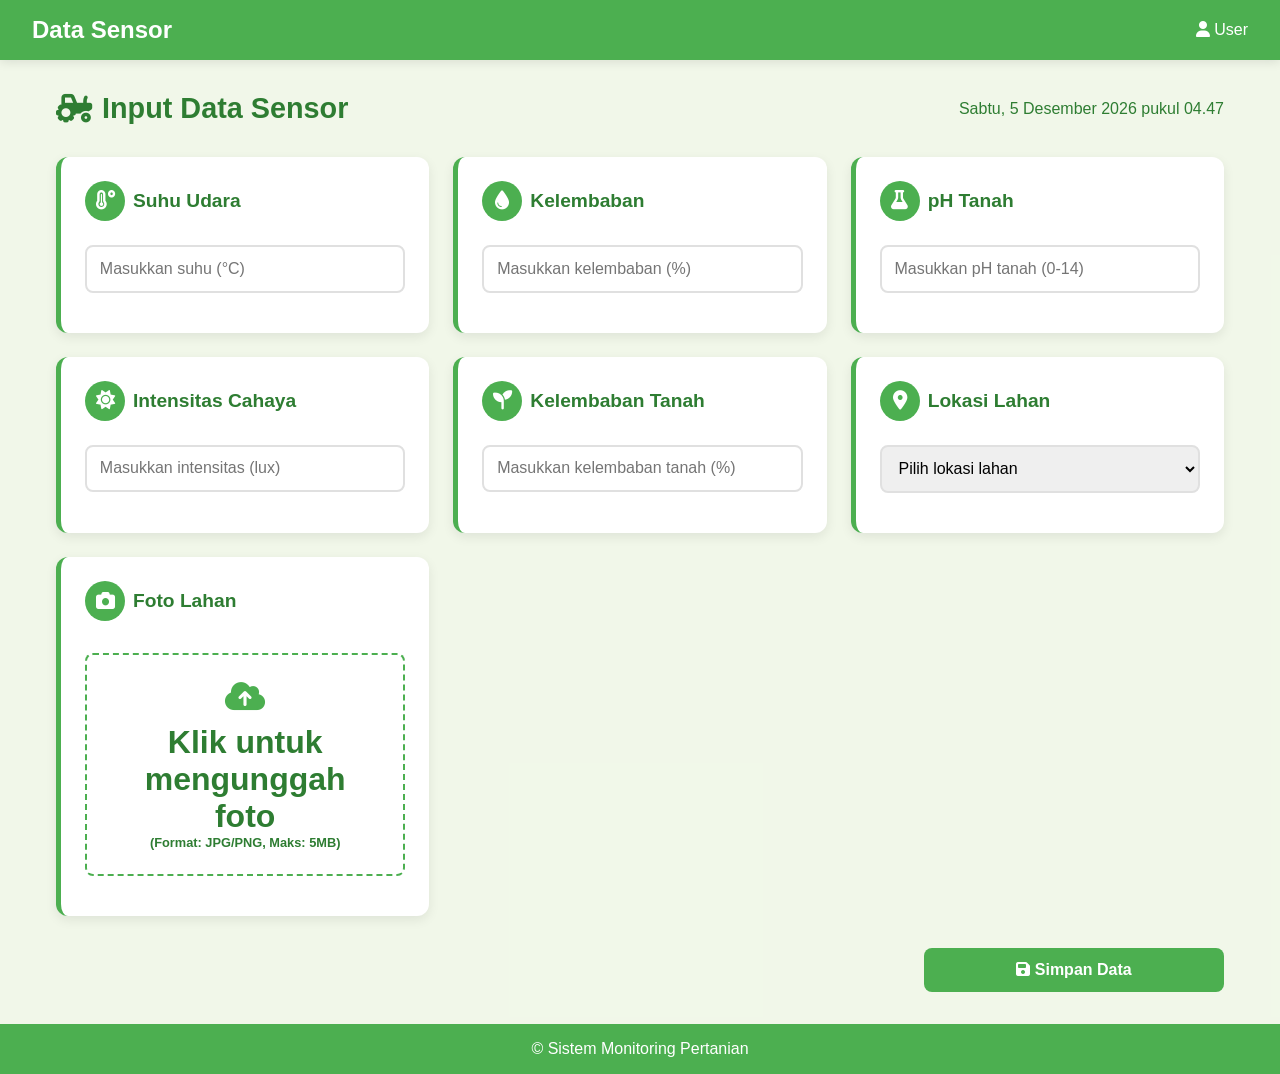
<file: Project-rpl/public/sensor.html>
<!DOCTYPE html>
<html lang="id">
<head>
    <meta charset="UTF-8">
    <meta name="viewport" content="width=device-width, initial-scale=1.0">
    <title> Input Data Sensor</title>
    <link rel="stylesheet" href="https://cdnjs.cloudflare.com/ajax/libs/font-awesome/6.4.0/css/all.min.css">
    <link rel="stylesheet" href="/src/style/form-sensor.css">
    <style>

    </style>
</head>
<body>
    <div class="overlay">
        <header>
            <div class="logo">
                <!-- <i class="fas fa-leaf"></i> -->
                <h1>Data Sensor</h1>
            </div>
            <div class="user-info">
                <span><i class="fas fa-user"></i> User</span>
            </div>
        </header>
        
        <div class="container">
            <div class="dashboard-title">
                <h2><i class="fas fa-tractor"></i> Input Data Sensor</h2>
                <div class="date-time">
                    <span id="current-date"></span>
                </div>
            </div>
            
            <form id="sensor-form">
                <div class="card-grid">
                    <!-- Sensor Suhu -->
                    <div class="sensor-card">
                        <div class="sensor-header">
                            <div class="sensor-title">
                                <div class="sensor-icon">
                                    <i class="fas fa-temperature-high"></i>
                                </div>
                                <span>Suhu Udara</span>
                            </div>
                        </div>
                        
                        <div class="sensor-value">
                            <input type="number" id="temperature" class="sensor-input" placeholder="Masukkan suhu (°C)" step="0.1" required>
                        </div>
                        
                        <div id="temp-notification" class="notification"></div>
                    </div>
                    
                    <!-- Sensor Kelembaban -->
                    <div class="sensor-card">
                        <div class="sensor-header">
                            <div class="sensor-title">
                                <div class="sensor-icon">
                                    <i class="fas fa-tint"></i>
                                </div>
                                <span>Kelembaban</span>
                            </div>
                        </div>
                        
                        <div class="sensor-value">
                            <input type="number" id="humidity" class="sensor-input" placeholder="Masukkan kelembaban (%)" min="0" max="100" required>
                        </div>
                        
                        <div id="humidity-notification" class="notification"></div>
                    </div>
                    
                    <!-- Sensor pH Tanah -->
                    <div class="sensor-card">
                        <div class="sensor-header">
                            <div class="sensor-title">
                                <div class="sensor-icon">
                                    <i class="fas fa-flask"></i>
                                </div>
                                <span>pH Tanah</span>
                            </div>
                        </div>
                        
                        <div class="sensor-value">
                            <input type="number" id="ph" class="sensor-input" placeholder="Masukkan pH tanah (0-14)" min="0" max="14" step="0.1" required>
                        </div>
                        
                        <div id="ph-notification" class="notification"></div>
                    </div>
                    
                    <!-- Sensor Cahaya -->
                    <div class="sensor-card">
                        <div class="sensor-header">
                            <div class="sensor-title">
                                <div class="sensor-icon">
                                    <i class="fas fa-sun"></i>
                                </div>
                                <span>Intensitas Cahaya</span>
                            </div>
                        </div>
                        
                        <div class="sensor-value">
                            <input type="number" id="light" class="sensor-input" placeholder="Masukkan intensitas (lux)" min="0" required>
                        </div>
                        
                        <div id="light-notification" class="notification"></div>
                    </div>
                    
                    <!-- Sensor Kelembaban Tanah -->
                    <div class="sensor-card">
                        <div class="sensor-header">
                            <div class="sensor-title">
                                <div class="sensor-icon">
                                    <i class="fas fa-seedling"></i>
                                </div>
                                <span>Kelembaban Tanah</span>
                            </div>
                        </div>
                        
                        <div class="sensor-value">
                            <input type="number" id="soil-moisture" class="sensor-input" placeholder="Masukkan kelembaban tanah (%)" min="0" max="100" required>
                        </div>
                        
                        <div id="soil-notification" class="notification"></div>
                    </div>
                    
                    <!-- Lokasi -->
                    <div class="sensor-card">
                        <div class="sensor-header">
                            <div class="sensor-title">
                                <div class="sensor-icon">
                                    <i class="fas fa-map-marker-alt"></i>
                                </div>
                                <span>Lokasi Lahan</span>
                            </div>
                        </div>
                        
                        <div class="sensor-value">
                            <select id="location" class="sensor-input" required>
                                <option value="">Pilih lokasi lahan</option>
                                <option value="Lahan Utara">Lahan Utara</option>
                                <option value="Lahan Selatan">Lahan Selatan</option>
                                <option value="Lahan Timur">Lahan Timur</option>
                                <option value="Lahan Barat">Lahan Barat</option>
                                <option value="Rumah Kaca">Rumah Kaca</option>
                            </select>
                        </div>
                        
                        <div id="location-notification" class="notification"></div>
                    </div>
                    
                    <!-- Foto Lahan -->
                    <div class="sensor-card">
                        <div class="sensor-header">
                            <div class="sensor-title">
                                <div class="sensor-icon">
                                    <i class="fas fa-camera"></i>
                                </div>
                                <span>Foto Lahan</span>
                            </div>
                        </div>
                        
                        <div class="sensor-value">
                            <input type="file" id="photo" class="file-input" accept="image/*" capture="environment">
                            <label for="photo" class="upload-area">
                                <div class="upload-icon">
                                    <i class="fas fa-cloud-upload-alt"></i>
                                </div>
                                <div class="upload-text">Klik untuk mengunggah foto</div>
                                <div class="upload-text" style="font-size: 0.8rem;">(Format: JPG/PNG, Maks: 5MB)</div>
                            </label>
                            <img id="photo-preview" class="photo-preview" alt="Preview foto lahan">
                        </div>
                        
                        <div id="photo-notification" class="notification"></div>
                    </div>
                </div>
                
                <div style="margin-top: 2rem; max-width: 300px; margin-left: auto;">
                    <button type="submit" class="btn btn-primary btn-block">
                        <i class="fas fa-save"></i> Simpan Data
                    </button>
                </div>
            </form>
        </div>
        
        <footer>
            <p>&copy; Sistem Monitoring Pertanian</p>
        </footer>
    </div>

    <script>
        // Update tanggal dan waktu
        function updateDateTime() {
            const now = new Date();
            const options = { 
                weekday: 'long', 
                year: 'numeric', 
                month: 'long', 
                day: 'numeric',
                hour: '2-digit',
                minute: '2-digit'
            };
            document.getElementById('current-date').textContent = now.toLocaleDateString('id-ID', options);
        }
        
        setInterval(updateDateTime, 1000);
        updateDateTime();
        
        // Photo upload preview
        document.getElementById('photo').addEventListener('change', function(e) {
            const file = e.target.files[0];
            const preview = document.getElementById('photo-preview');
            const notification = document.getElementById('photo-notification');
            
            if (file) {
                // Check file size (max 5MB)
                if (file.size > 5 * 1024 * 1024) {
                    notification.textContent = 'Ukuran file terlalu besar (maks 5MB)';
                    notification.className = 'notification error show';
                    this.value = '';
                    return;
                }
                
                // Check file type
                if (!file.type.match('image.*')) {
                    notification.textContent = 'Format file tidak didukung (hanya gambar)';
                    notification.className = 'notification error show';
                    this.value = '';
                    return;
                }
                
                const reader = new FileReader();
                reader.onload = function(e) {
                    preview.src = e.target.result;
                    preview.style.display = 'block';
                    notification.className = 'notification';
                }
                reader.readAsDataURL(file);
            }
        });
        
        // Validasi form
        document.getElementById('sensor-form').addEventListener('submit', function(e) {
            e.preventDefault();
            let isValid = true;
            
            // Validasi suhu
            const tempInput = document.getElementById('temperature');
            const tempNotification = document.getElementById('temp-notification');
            if (!tempInput.value) {
                tempNotification.textContent = 'Harap masukkan suhu udara';
                tempNotification.className = 'notification error show';
                isValid = false;
            } else {
                tempNotification.className = 'notification';
            }
            
            // Validasi kelembaban
            const humidityInput = document.getElementById('humidity');
            const humidityNotification = document.getElementById('humidity-notification');
            if (!humidityInput.value) {
                humidityNotification.textContent = 'Harap masukkan kelembaban udara';
                humidityNotification.className = 'notification error show';
                isValid = false;
            } else if (humidityInput.value < 0 || humidityInput.value > 100) {
                humidityNotification.textContent = 'Kelembaban harus antara 0-100%';
                humidityNotification.className = 'notification error show';
                isValid = false;
            } else {
                humidityNotification.className = 'notification';
            }
            
            // Validasi pH tanah
            const phInput = document.getElementById('ph');
            const phNotification = document.getElementById('ph-notification');
            if (!phInput.value) {
                phNotification.textContent = 'Harap masukkan pH tanah';
                phNotification.className = 'notification error show';
                isValid = false;
            } else if (phInput.value < 0 || phInput.value > 14) {
                phNotification.textContent = 'pH harus antara 0-14';
                phNotification.className = 'notification error show';
                isValid = false;
            } else {
                phNotification.className = 'notification';
            }
            
            // Validasi intensitas cahaya
            const lightInput = document.getElementById('light');
            const lightNotification = document.getElementById('light-notification');
            if (!lightInput.value) {
                lightNotification.textContent = 'Harap masukkan intensitas cahaya';
                lightNotification.className = 'notification error show';
                isValid = false;
            } else if (lightInput.value < 0) {
                lightNotification.textContent = 'Intensitas cahaya tidak boleh negatif';
                lightNotification.className = 'notification error show';
                isValid = false;
            } else {
                lightNotification.className = 'notification';
            }
            
            // Validasi kelembaban tanah
            const soilInput = document.getElementById('soil-moisture');
            const soilNotification = document.getElementById('soil-notification');
            if (!soilInput.value) {
                soilNotification.textContent = 'Harap masukkan kelembaban tanah';
                soilNotification.className = 'notification error show';
                isValid = false;
            } else if (soilInput.value < 0 || soilInput.value > 100) {
                soilNotification.textContent = 'Kelembaban tanah harus antara 0-100%';
                soilNotification.className = 'notification error show';
                isValid = false;
            } else {
                soilNotification.className = 'notification';
            }
            
            // Validasi lokasi
            const locationInput = document.getElementById('location');
            const locationNotification = document.getElementById('location-notification');
            if (!locationInput.value) {
                locationNotification.textContent = 'Harap pilih lokasi lahan';
                locationNotification.className = 'notification error show';
                isValid = false;
            } else {
                locationNotification.className = 'notification';
            }
            
            // Validasi foto
            const photoInput = document.getElementById('photo');
            const photoNotification = document.getElementById('photo-notification');
    
            /* if (!photoInput.files || photoInput.files.length === 0) {
                photoNotification.textContent = 'Harap unggah foto lahan';
                photoNotification.className = 'notification error show';
                isValid = false;
            } else {
                photoNotification.className = 'notification';
            } */
            
            // Jika semua valid, tampilkan notifikasi sukses
            if (isValid) {
                alert('Data sensor berhasil disimpan!');
                
                // reset form
                // this.reset();
                // document.getElementById('photo-preview').style.display = 'none';
                

                const notifications = document.querySelectorAll('.notification');
                notifications.forEach(notif => {
                    notif.textContent = '✓ Data valid';
                    notif.className = 'notification success show';
                    setTimeout(() => {
                        notif.className = 'notification';
                    }, 3000);
                });
            }
        });


        document.querySelectorAll('.sensor-input').forEach(input => {
            input.addEventListener('input', function() {
                const notificationId = this.id + '-notification';
                const notification = document.getElementById(notificationId);
                
                if (notification) {
                    notification.className = 'notification';
                }
            });
        });
    </script>
</body>
</html>
</file>
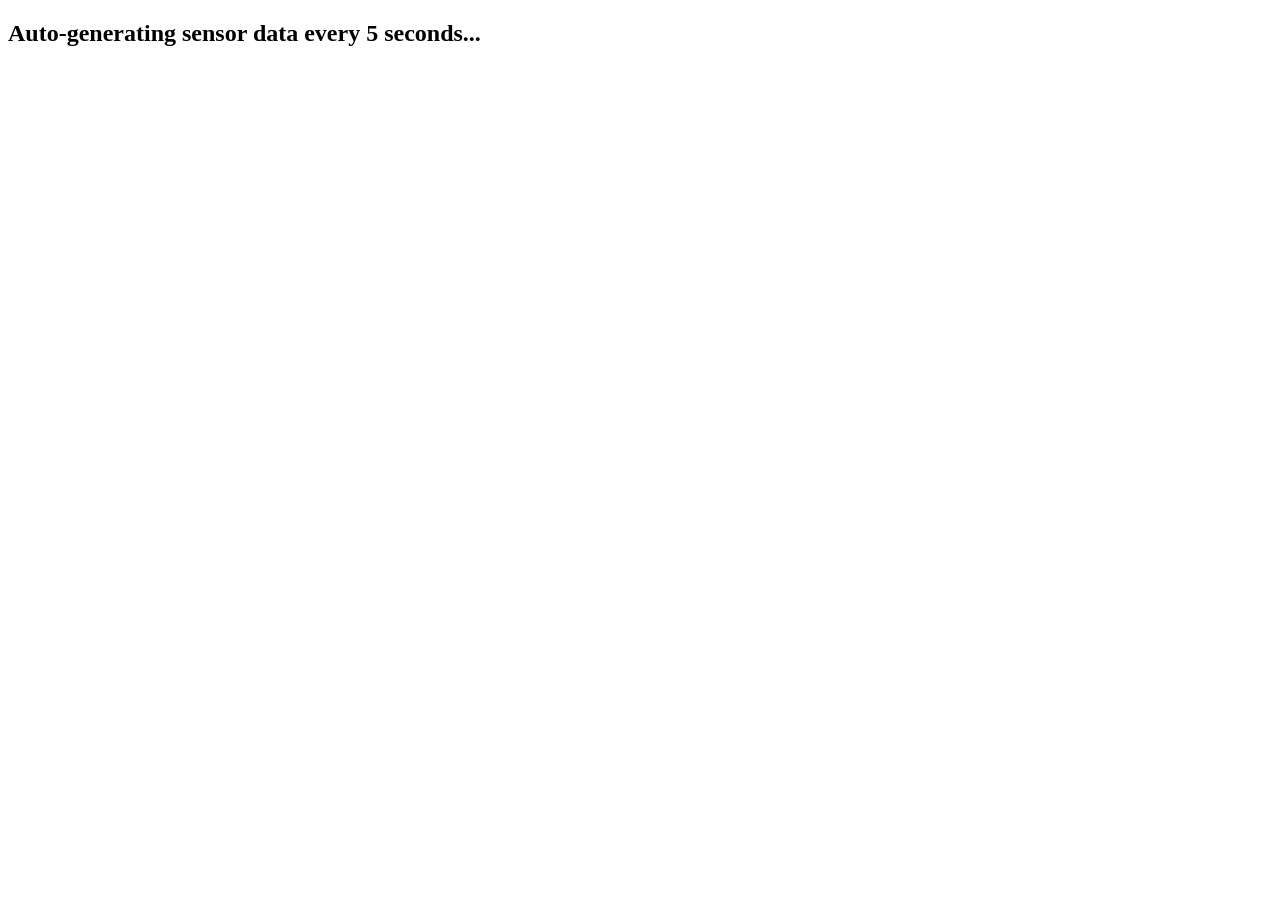
<file: Project-rpl/admin/auth/generate.html>
<!DOCTYPE html>
<html lang="en">
<head>
  <meta charset="UTF-8">
  <title>Sensor Auto Generator</title>
</head>
<body>
  <h2>Auto-generating sensor data every 5 seconds...</h2>

  <script>
    function generateSensorData() {
      fetch('generate_sensor_data.php')
        .then(response => response.text())
        .then(data => console.log('Generated:', data))
        .catch(err => console.error('Error:', err));
    }

    // Jalankan setiap 5 detik
    setInterval(generateSensorData, 500);

    // Jalankan sekali saat pertama kali
    generateSensorData();
  </script>
</body>
</html>
</file>
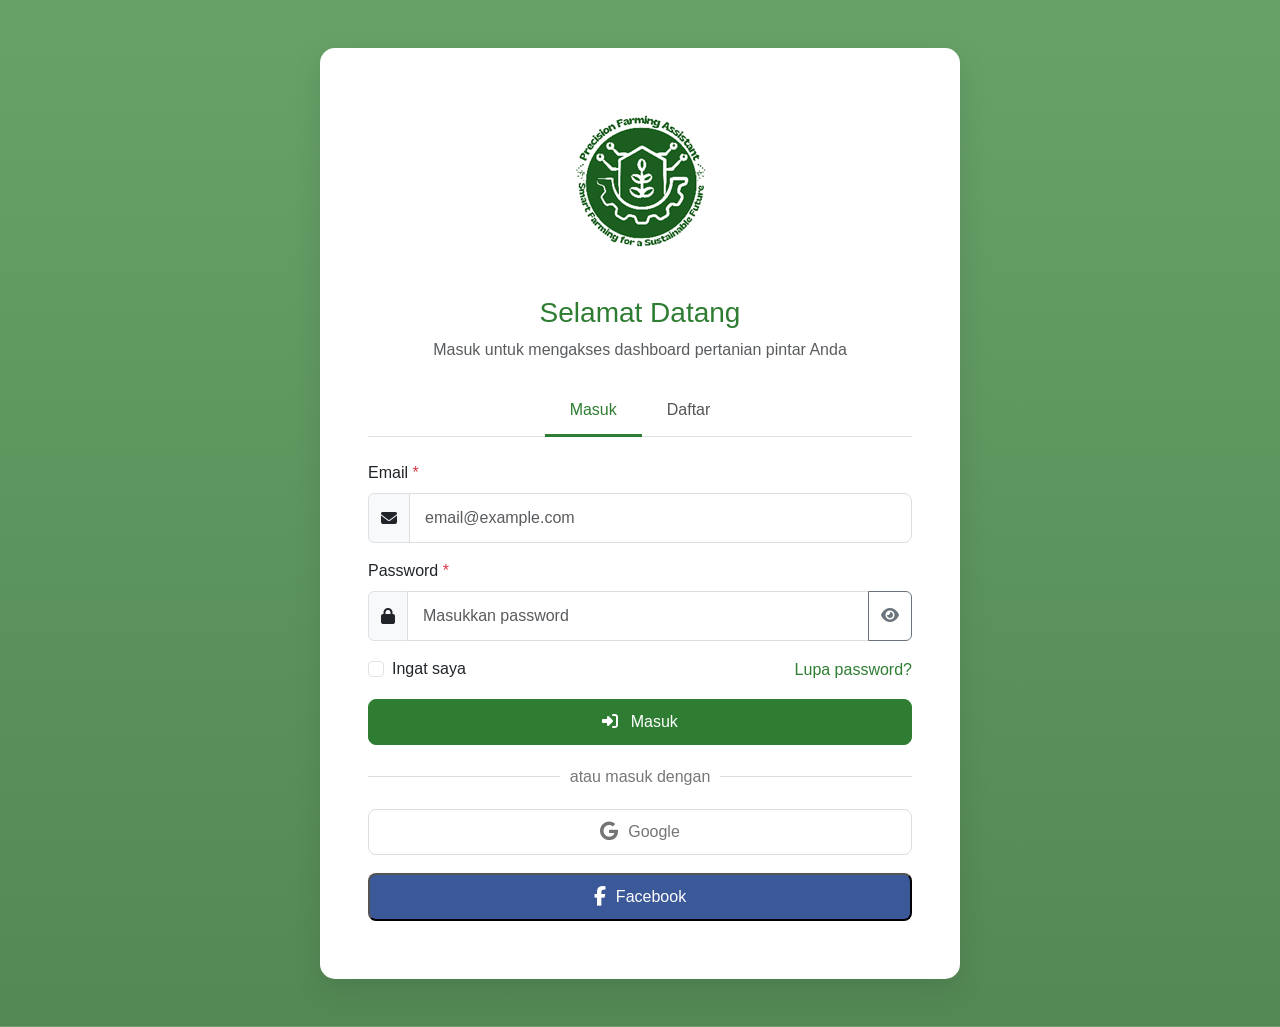
<file: Project-rpl/admin/auth/login.html>
<!DOCTYPE html>
<html lang="en">
<head>
    <meta charset="UTF-8">
    <meta name="viewport" content="width=device-width, initial-scale=1.0">
    <title>Agrimonitor - Login/Daftar</title>
    <!-- Bootstrap CSS -->
    <link href="https://cdn.jsdelivr.net/npm/bootstrap@5.3.0/dist/css/bootstrap.min.css" rel="stylesheet">
    <!-- Font Awesome -->
    <link rel="stylesheet" href="https://cdnjs.cloudflare.com/ajax/libs/font-awesome/6.4.0/css/all.min.css">

    <!-- style/custome css -->
     <!-- <link rel="stylesheet" href="./src/style/auth.css"> -->

    <style>
        
        :root {
            --primary-color: #2E7D32;
            --primary-light: #4CAF50;
            --primary-dark: #1B5E20;
            --secondary-color: #8BC34A;
            --light-bg: #F1F8E9;
        }
        
        body {
            background-color: var(--light-bg);
            font-family: 'Segoe UI', Tahoma, Geneva, Verdana, sans-serif;
        }
        
        .hero-section {
            min-height: 100vh;
            background: linear-gradient(rgba(46, 125, 50, 0.7), rgba(43, 108, 46, 0.8)), 
                        url('https://images.unsplash.com/photo-1500382017468-9049fed747ef?ixlib=rb-4.0.3&ixid=M3wxMjA3fDB8MHxwaG90by1wYWdlfHx8fGVufDB8fHx8fA%3D%3D&auto=format&fit=crop&w=1470&q=80');
            background-size: cover;
            background-position: center;
        }
        
        .card {
            border-radius: 15px;
            box-shadow: 0 10px 30px rgba(0, 0, 0, 0.1);
            border: none;
        }
        
        .logo img {
            max-width: 180px;
            margin-bottom: 10px;
        }
        
        .form-control {
            border-radius: 8px;
            padding: 12px 15px;
            border: 1px solid #ddd;
            transition: all 0.3s;
        }
        
        .form-control:focus {
            border-color: var(--primary-light);
            box-shadow: 0 0 0 0.25rem rgba(76, 175, 80, 0.25);
        }
        
        .btn-primary {
            background-color: var(--primary-color);
            border-color: var(--primary-color);
            padding: 10px 25px;
            border-radius: 8px;
            font-weight: 500;
            transition: all 0.3s;
        }
        
        .btn-primary:hover {
            background-color: var(--primary-dark);
            border-color: var(--primary-dark);
            transform: translateY(-2px);
        }
        
        .btn-outline-primary {
            color: var(--primary-color);
            border-color: var(--primary-color);
            padding: 10px 25px;
            border-radius: 8px;
            font-weight: 500;
            transition: all 0.3s;
        }
        
        .btn-outline-primary:hover {
            background-color: var(--primary-color);
            border-color: var(--primary-color);
            transform: translateY(-2px);
        }
        
        .divider {
            display: flex;
            align-items: center;
            margin: 20px 0;
        }
        
        .divider::before, .divider::after {
            content: "";
            flex: 1;
            border-bottom: 1px solid #ddd;
        }
        
        .divider-text {
            padding: 0 10px;
            color: #777;
        }
        
        .social-btn {
            display: flex;
            align-items: center;
            justify-content: center;
            padding: 10px;
            border-radius: 8px;
            font-weight: 500;
            margin-bottom: 10px;
            transition: all 0.3s;
        }
        
        .social-btn i {
            margin-right: 10px;
            font-size: 1.2rem;
        }
        
        .social-btn.google {
            background-color: #fff;
            color: #757575;
            border: 1px solid #ddd;
        }
        
        .social-btn.google:hover {
            background-color: #f5f5f5;
        }
        
        .social-btn.facebook {
            background-color: #3b5998;
            color: white;
        }
        
        .social-btn.facebook:hover {
            background-color: #344e86;
        }
        
        .nav-tabs .nav-link {
            color: #555;
            font-weight: 500;
            border: none;
            padding: 12px 25px;
        }
        
        .nav-tabs .nav-link.active {
            color: var(--primary-color);
            background-color: transparent;
            border-bottom: 3px solid var(--primary-color);
        }
        
        .form-check-input:checked {
            background-color: var(--primary-color);
            border-color: var(--primary-color);
        }
        
        .forgot-password {
            color: var(--primary-color);
            text-decoration: none;
            transition: all 0.3s;
        }
        
        .forgot-password:hover {
            color: var(--primary-dark);
            text-decoration: underline;
        }
        
        @media (max-width: 768px) {
            .card {
                width: 90% !important;
                margin: 20px auto !important;
            }
            
            .hero-section {
                padding: 20px 0;
            }
        }
    </style>
</head>
<body>

    <div class="hero-section d-flex align-items-center justify-content-center">
        <div class="card m-5" style="width: 50%;">
            <div class="card-body p-5">
                <div class="logo text-center mb-4">
                    <img src="logo.png" alt="Logo">
                    <h3 class="mt-3" style="color: var(--primary-color);">Selamat Datang</h3>
                    <p class="text-muted">Masuk untuk mengakses dashboard pertanian pintar Anda</p>
                </div>
                
                <ul class="nav nav-tabs mb-4 justify-content-center" id="myTab" role="tablist">
                    <li class="nav-item" role="presentation">
                        <button class="nav-link active" id="login-tab" data-bs-toggle="tab" data-bs-target="#login" type="button" role="tab" aria-controls="login" aria-selected="true">Masuk</button>
                    </li>
                    <li class="nav-item" role="presentation">
                        <button class="nav-link" id="register-tab" data-bs-toggle="tab" data-bs-target="#register" type="button" role="tab" aria-controls="register" aria-selected="false">Daftar</button>
                    </li>
                </ul>
                
                <div class="tab-content" id="myTabContent">
                    <!-- Login Form -->
                    <div class="tab-pane fade show active" id="login" role="tabpanel" aria-labelledby="login-tab">
                        <form method="POST" action="login.php">
                            <div class="mb-3">
                                <label for="loginEmail" class="form-label">Email <span class="text-danger">*</span></label>
                                <div class="input-group">
                                    <span class="input-group-text"><i class="fas fa-envelope"></i></span>
                                    <input type="email" class="form-control" id="loginEmail" placeholder="email@example.com" name="email" required>
                                </div>
                            </div>
                            <div class="mb-3">
                                <label for="loginPassword" class="form-label">Password <span class="text-danger">*</span></label>
                                <div class="input-group">
                                    <span class="input-group-text"><i class="fas fa-lock"></i></span>
                                    <input type="password" class="form-control" id="loginPassword" placeholder="Masukkan password" name="password" required>
                                    <button class="btn btn-outline-secondary" type="button" id="togglePassword">
                                        <i class="fas fa-eye"></i>
                                    </button>
                                </div>
                            </div>
                            <div class="mb-3 d-flex justify-content-between align-items-center">
                                <div class="form-check">
                                    <input class="form-check-input" type="checkbox" id="rememberMe">
                                    <label class="form-check-label" for="rememberMe">
                                        Ingat saya
                                    </label>
                                </div>
                                <a href="#" class="forgot-password">Lupa password?</a>
                            </div>
                            <div class="d-grid gap-2 mb-3">
                                <button type="submit" class="btn btn-primary">
                                    <i class="fas fa-sign-in-alt me-2"></i> Masuk
                                </button>
                            </div>
                        </form>
                        
                        <div class="divider">
                            <span class="divider-text">atau masuk dengan</span>
                        </div>
                        
                        <div class="d-grid gap-2">
                            <button class="social-btn google">
                                <i class="fab fa-google"></i> Google
                            </button>
                            <button class="social-btn facebook">
                                <i class="fab fa-facebook-f"></i> Facebook
                            </button>
                        </div>
                    </div>
                    
                    <!-- Register Form -->
                    <div class="tab-pane fade" id="register" role="tabpanel" aria-labelledby="register-tab">
                        <form action="register.php" method="post">
                            <div class="row mb-3">
                                <div class="col-md-6 mb-3 mb-md-0">
                                    <label for="firstName" class="form-label">Nama Depan <span class="text-danger">*</span></label>
                                    <input type="text" class="form-control" id="firstName" name="first_name" required>
                                </div>
                                <div class="col-md-6">
                                    <label for="lastName" class="form-label">Nama Belakang</label>
                                    <input type="text" class="form-control" name="last_name" id="lastName">
                                </div>
                            </div>
                            <div class="mb-3">
                                <label for="registerEmail" class="form-label">Email <span class="text-danger">*</span></label>
                                <div class="input-group">
                                    <span class="input-group-text"><i class="fas fa-envelope"></i></span>
                                    <input type="email" class="form-control" id="registerEmail" name="email" placeholder="email@example.com" required>
                                </div>
                            </div>
                            <div class="mb-3">
                                <label for="registerPassword" class="form-label">Password <span class="text-danger">*</span></label>
                                <div class="input-group">
                                    <span class="input-group-text"><i class="fas fa-lock"></i></span>
                                    <input type="password" class="form-control" id="registerPassword" name="password" required>
                                    <button class="btn btn-outline-secondary" type="button"  id="toggleRegisterPassword">
                                        <i class="fas fa-eye"></i>
                                    </button>
                                </div>
                                <div class="form-text">Minimal 8 karakter dengan kombinasi huruf dan angka</div>
                            </div>
                            <div class="mb-3">
                                <label for="confirmPassword" class="form-label">Konfirmasi Password <span class="text-danger">*</span></label>
                                <div class="input-group">
                                    <span class="input-group-text"><i class="fas fa-lock"></i></span>
                                    <input type="password" class="form-control" id="confirmPassword" name="confirm_password" required>
                                </div>
                            </div>
                            <div class="mb-3 form-check">
                                <input type="checkbox" class="form-check-input" id="agreeTerms" required>
                                <label class="form-check-label" for="agreeTerms">Saya menyetujui <a href="#" style="color: var(--primary-color);">Syarat dan Ketentuan</a> serta <a href="#" style="color: var(--primary-color);">Kebijakan Privasi</a></label>
                            </div>
                            <div class="d-grid gap-2">
                                <button type="submit" class="btn btn-primary">
                                    <i class="fas fa-user-plus me-2"></i> Daftar Sekarang
                                </button>
                            </div>
                        </form>
                        
                        <div class="text-center mt-3">
                            <p>Sudah punya akun? <a href="#" class="forgot-password" id="switchToLogin">Masuk di sini</a></p>
                        </div>
                    </div>
                </div>
            </div>
        </div>
    </div>
    
    <!-- Bootstrap JS Bundle with Popper -->
    <script src="https://cdn.jsdelivr.net/npm/bootstrap@5.3.0/dist/js/bootstrap.bundle.min.js"></script>
    
    <script>
        // Toggle password visibility
        document.getElementById('togglePassword').addEventListener('click', function() {
            const passwordInput = document.getElementById('loginPassword');
            const icon = this.querySelector('i');
            
            if (passwordInput.type === 'password') {
                passwordInput.type = 'text';
                icon.classList.remove('fa-eye');
                icon.classList.add('fa-eye-slash');
            } else {
                passwordInput.type = 'password';
                icon.classList.remove('fa-eye-slash');
                icon.classList.add('fa-eye');
            }
        });
        
        // Toggle register password visibility
        document.getElementById('toggleRegisterPassword').addEventListener('click', function() {
            const passwordInput = document.getElementById('registerPassword');
            const icon = this.querySelector('i');
            
            if (passwordInput.type === 'password') {
                passwordInput.type = 'text';
                icon.classList.remove('fa-eye');
                icon.classList.add('fa-eye-slash');
            } else {
                passwordInput.type = 'password';
                icon.classList.remove('fa-eye-slash');
                icon.classList.add('fa-eye');
            }
        });
        
        // Switch to login tab from register link
        document.getElementById('switchToLogin').addEventListener('click', function(e) {
            e.preventDefault();
            const loginTab = new bootstrap.Tab(document.getElementById('login-tab'));
            loginTab.show();
        });
    </script>
</body>
</html>
</file>
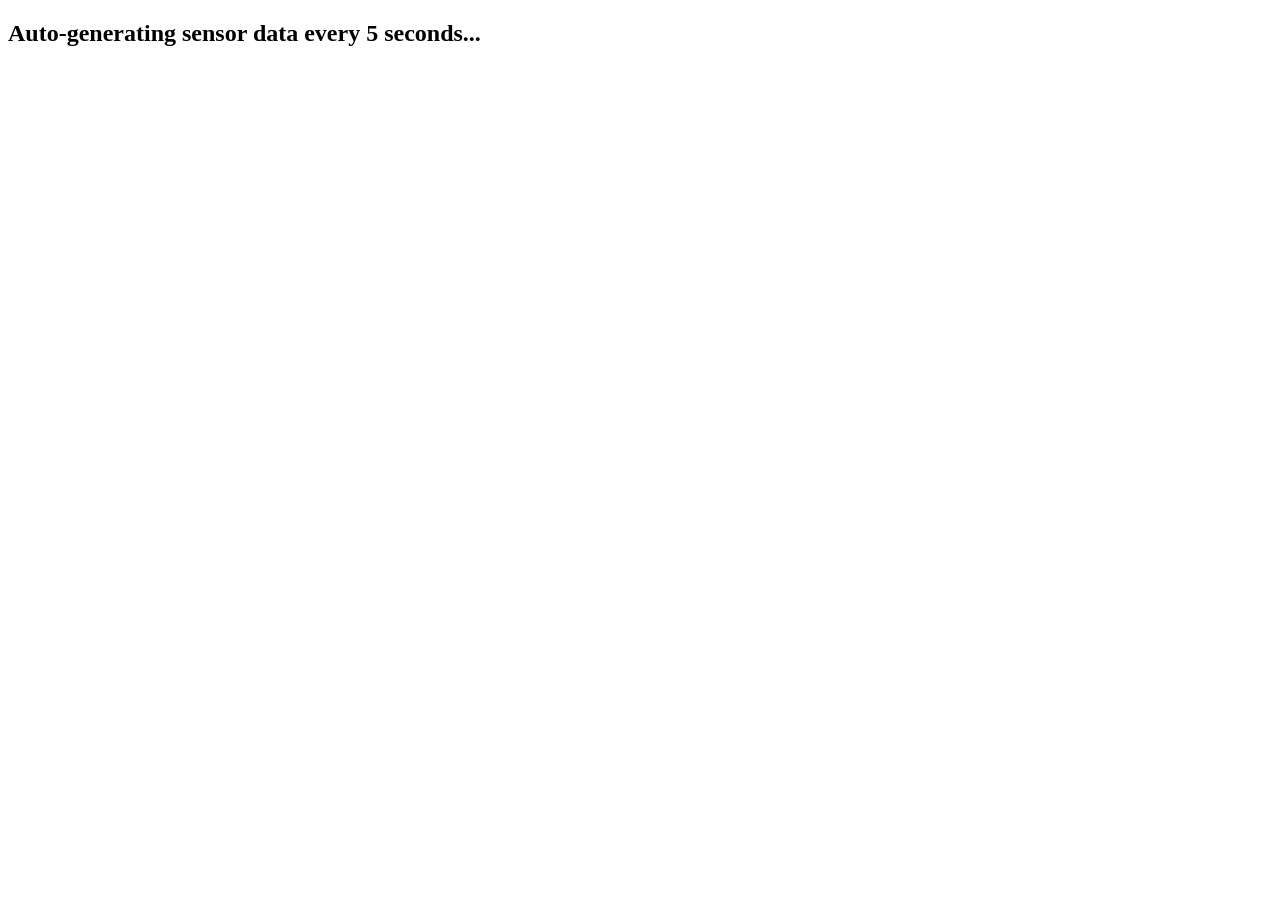
<file: Project-rpl/public/auth/generate.html>
<!DOCTYPE html>
<html lang="en">
<head>
  <meta charset="UTF-8">
  <title>Sensor Auto Generator</title>
</head>
<body>
  <h2>Auto-generating sensor data every 5 seconds...</h2>

  <script>
    function generateSensorData() {
      fetch('generate_sensor_data.php')
        .then(response => response.text())
        .then(data => console.log('Generated:', data))
        .catch(err => console.error('Error:', err));
    }

    // Jalankan setiap 5 detik
    setInterval(generateSensorData, 5000);

    // Jalankan sekali saat pertama kali
    generateSensorData();
  </script>
</body>
</html>
</file>
<file: src/style/form-sensor.css>
:root {
            --primary: #4CAF50;
            --primary-dark: #388E3C;
            --secondary: #8BC34A;
            --background: #F1F8E9;
            --card-bg: #FFFFFF;
            --text: #2E7D32;
            --text-light: #81C784;
            --error: #F44336;
        }
        
        * {
            margin: 0;
            padding: 0;
            box-sizing: border-box;
            font-family: 'Segoe UI', Tahoma, Geneva, Verdana, sans-serif;
        }
        
        body {
            background-color: var(--background);
            color: var(--text);
            background-image: url('https://images.unsplash.com/photo-1500382017468-9049fed747ef?ixlib=rb-1.2.1&auto=format&fit=crop&w=1350&q=80');
            background-size: cover;
            background-position: center;
            background-attachment: fixed;
            min-height: 100vh;
            display: flex;
            flex-direction: column;
        }
        
        .overlay {
            background-color: rgba(241, 248, 233, 0.9);
            min-height: 100vh;
            display: flex;
            flex-direction: column;
        }
        
        header {
            background-color: var(--primary);
            color: white;
            padding: 1rem 2rem;
            display: flex;
            justify-content: space-between;
            align-items: center;
            box-shadow: 0 2px 10px rgba(0,0,0,0.1);
        }
        
        .logo {
            display: flex;
            align-items: center;
            gap: 10px;
        }
        
        .logo i {
            font-size: 1.8rem;
        }
        
        .logo h1 {
            font-size: 1.5rem;
            font-weight: 600;
        }
        
        .container {
            max-width: 1200px;
            margin: 2rem auto;
            padding: 0 1rem;
            flex: 1;
            width: 100%;
        }
        
        .dashboard-title {
            display: flex;
            justify-content: space-between;
            align-items: center;
            margin-bottom: 2rem;
        }
        
        .dashboard-title h2 {
            font-size: 1.8rem;
            color: var(--text);
            display: flex;
            align-items: center;
            gap: 10px;
        }
        
        .card-grid {
            display: grid;
            grid-template-columns: repeat(auto-fit, minmax(300px, 1fr));
            gap: 1.5rem;
        }
        
        .sensor-card {
            background-color: var(--card-bg);
            border-radius: 12px;
            padding: 1.5rem;
            box-shadow: 0 4px 12px rgba(0,0,0,0.08);
            transition: transform 0.3s ease;
            border-left: 5px solid var(--primary);
        }
        
        .sensor-card:hover {
            transform: translateY(-5px);
            box-shadow: 0 8px 16px rgba(0,0,0,0.12);
        }
        
        .sensor-header {
            display: flex;
            justify-content: space-between;
            align-items: center;
            margin-bottom: 1rem;
        }
        
        .sensor-title {
            font-size: 1.2rem;
            font-weight: 600;
            color: var(--text);
            display: flex;
            align-items: center;
            gap: 8px;
        }
        
        .sensor-icon {
            width: 40px;
            height: 40px;
            border-radius: 50%;
            background-color: var(--primary);
            color: white;
            display: flex;
            align-items: center;
            justify-content: center;
            font-size: 1.2rem;
        }
        
        .sensor-value {
            font-size: 2rem;
            font-weight: 700;
            color: var(--primary-dark);
            margin: 1rem 0;
            display: flex;
            align-items: flex-end;
        }
        
        .sensor-unit {
            font-size: 1rem;
            color: var(--text-light);
            margin-left: 5px;
            font-weight: 400;
        }
        
        .sensor-input {
            width: 100%;
            padding: 0.8rem;
            border: 2px solid #E0E0E0;
            border-radius: 8px;
            font-size: 1rem;
            margin-top: 0.5rem;
            transition: all 0.3s ease;
        }
        
        .sensor-input:focus {
            border-color: var(--primary);
            outline: none;
            box-shadow: 0 0 0 3px rgba(76, 175, 80, 0.2);
        }
        
        .btn {
            padding: 0.8rem 1.5rem;
            border: none;
            border-radius: 8px;
            font-size: 1rem;
            font-weight: 600;
            cursor: pointer;
            transition: all 0.3s ease;
            display: inline-flex;
            align-items: center;
            justify-content: center;
            gap: 8px;
        }
        
        .btn-primary {
            background-color: var(--primary);
            color: white;
        }
        
        .btn-primary:hover {
            background-color: var(--primary-dark);
            transform: translateY(-2px);
        }
        
        .btn-block {
            display: block;
            width: 100%;
        }
        
        .notification {
            margin-top: 0.5rem;
            font-size: 0.9rem;
            padding: 0.5rem;
            border-radius: 4px;
            display: none;
        }
        
        .notification.show {
            display: block;
        }
        
        .success {
            background-color: #E8F5E9;
            color: var(--primary-dark);
            border-left: 4px solid var(--primary);
        }
        
        .error {
            background-color: #FFEBEE;
            color: var(--error);
            border-left: 4px solid var(--error);
        }
        
        footer {
            background-color: var(--primary);
            color: white;
            text-align: center;
            padding: 1rem;
            margin-top: auto;
        }
        
        /* Styles for photo upload */
        .photo-preview {
            width: 100%;
            height: 200px;
            object-fit: cover;
            border-radius: 8px;
            margin-top: 1rem;
            display: none;
            border: 2px dashed var(--primary);
        }
        
        .upload-area {
            border: 2px dashed var(--primary);
            border-radius: 8px;
            padding: 1.5rem;
            text-align: center;
            cursor: pointer;
            transition: all 0.3s ease;
            margin-top: 1rem;
        }
        
        .upload-area:hover {
            background-color: rgba(76, 175, 80, 0.1);
        }
        
        .upload-icon {
            font-size: 2rem;
            color: var(--primary);
            margin-bottom: 0.5rem;
        }
        
        .upload-text {
            color: var(--text);
        }
        
        .file-input {
            display: none;
        }
        
        @media (max-width: 768px) {
            .card-grid {
                grid-template-columns: 1fr;
            }
            
            header {
                flex-direction: column;
                gap: 1rem;
                padding: 1rem;
            }
        }
</file>
